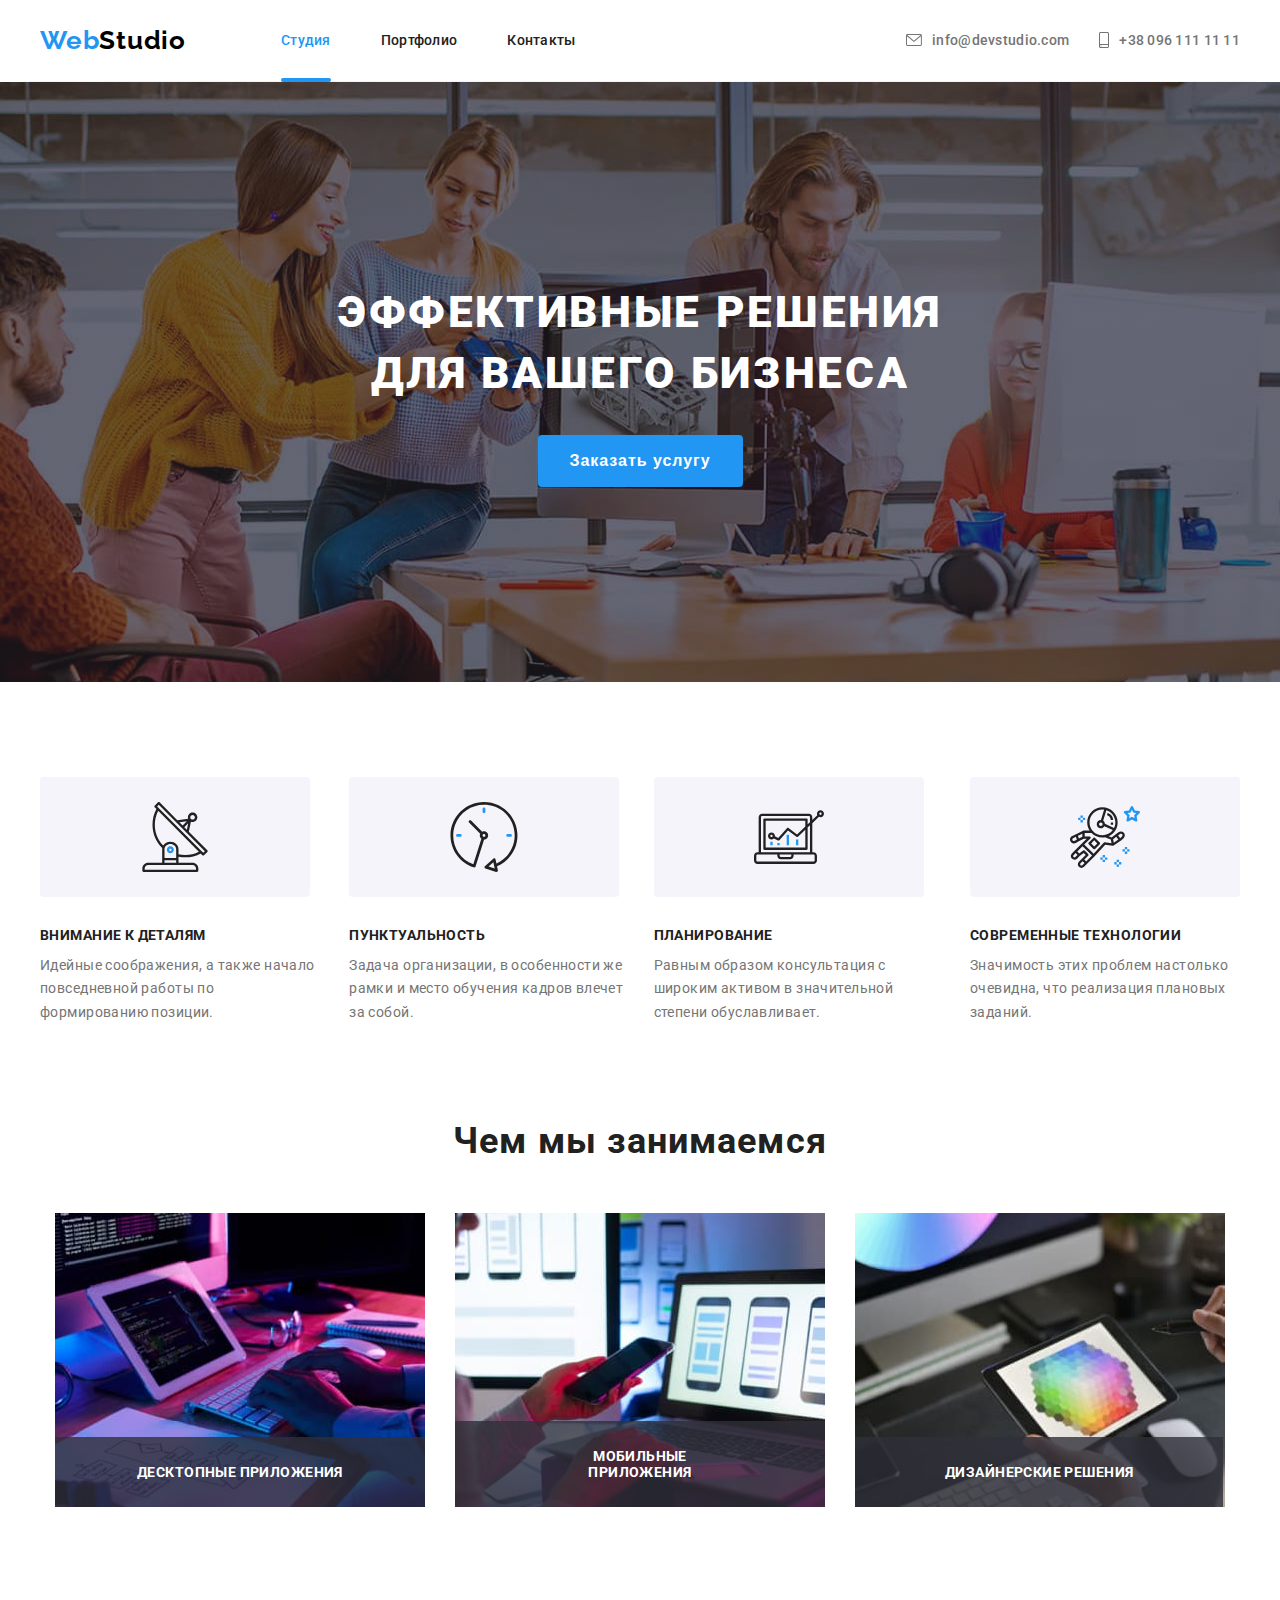
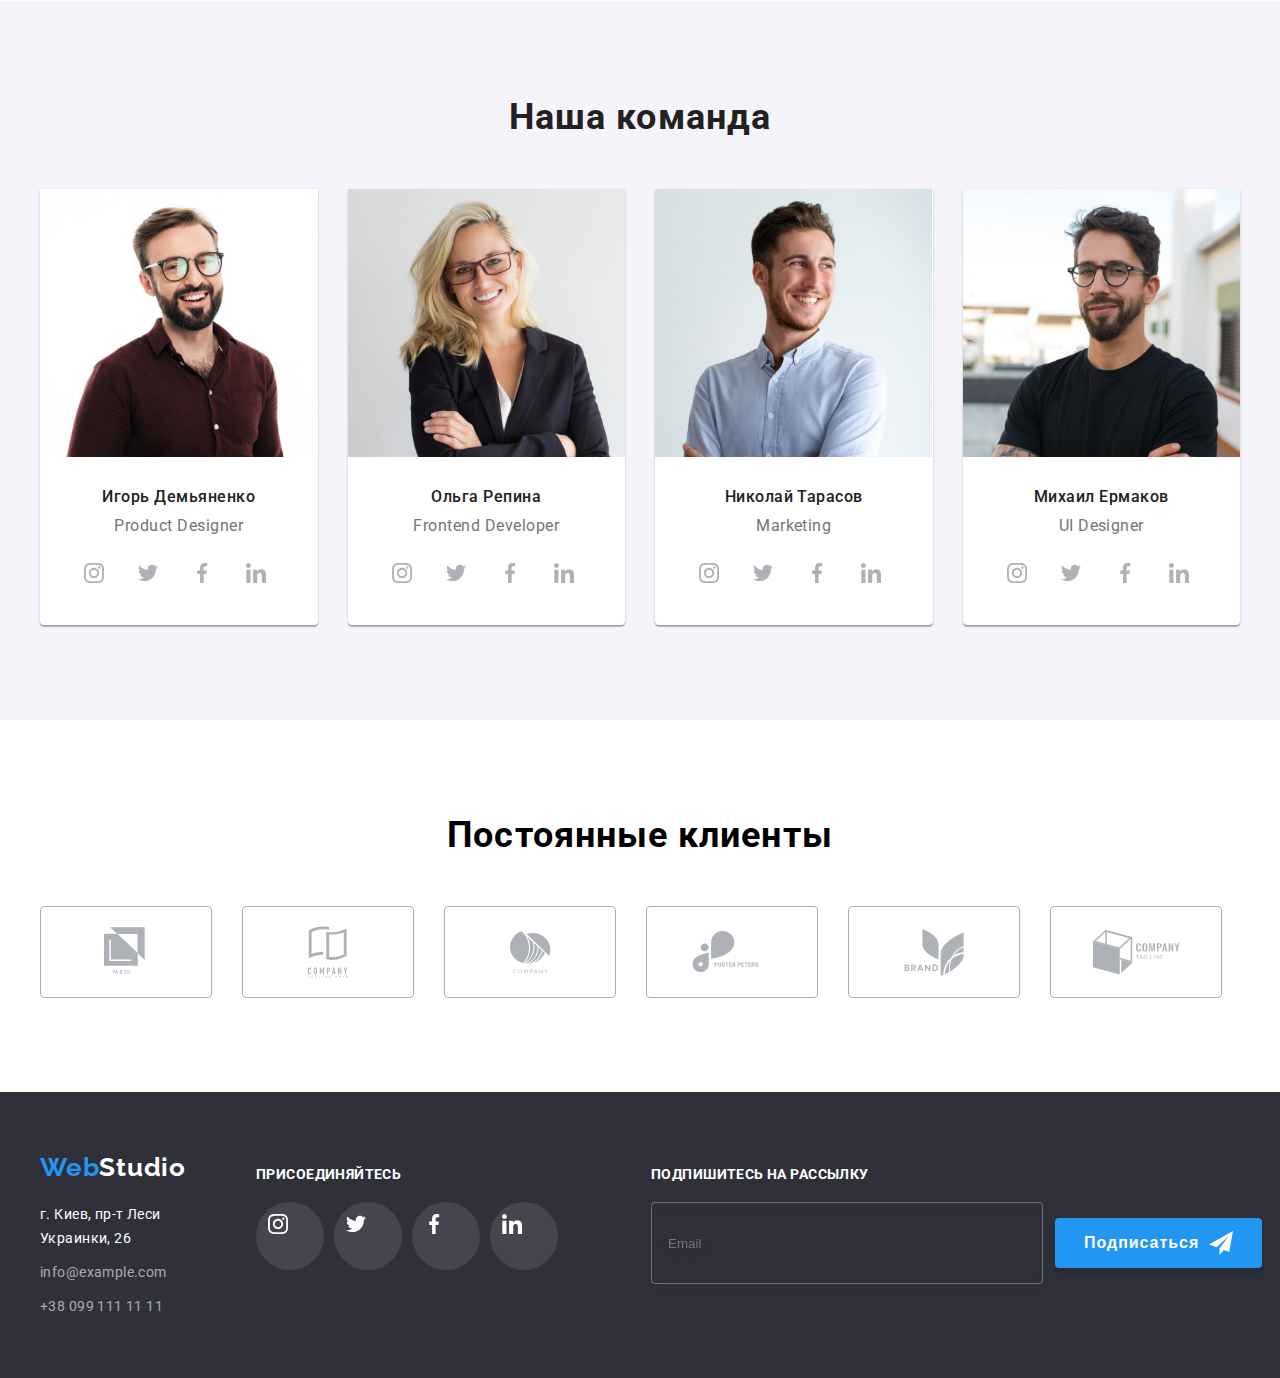
<file: index.html>
<!DOCTYPE html>
<html lang="en">
<head>
    <meta charset="UTF-8">
    <meta name="viewport" content="width=device-width, initial-scale=1.0">
    <title>WebStudio</title>
    <link rel="preconnect" href="https://fonts.gstatic.com">
    <link href="https://fonts.googleapis.com/css2?family=Raleway:wght@700&family=Roboto:wght@400;500;700;900&display=swap"
        rel="stylesheet">
    <link rel="stylesheet" href="https://cdnjs.cloudflare.com/ajax/libs/modern-normalize/1.0.0/modern-normalize.min.css"
        integrity="sha512-ISS7cAi1PEhQ8jnbJpJZMd29NlhNj4AWYyLOSp2CE/CsHxTCu+r+t0D2yoJudVrd0/8fTVPUVDzY5Tvli75u/g=="
        crossorigin="anonymous" />
    <link rel="stylesheet" href="css/main.min.css">

</head>
<body>
    <header class="page-header">
     <div class="container page-header__container">
            <nav class="nav">
            <a href="index.html" class="logo"> <span class="logo__web">Web</span><span class="logo__studio">Studio</span></a>
            <ul class="nav__list">
                <li class="nav__item"> <a href="#" class="nav__link nav__link--active">Студия</a></li>
                <li class="nav__item"> <a href="portfolio.html" class="nav__link">Портфолио</a></li>
                <li class="nav__item"> <a href="#" class="nav__link">Контакты</a></li>
            </ul>
            </nav>
            <ul class="contacts">
                <li class="contacts__item">
                        <a href="mailto:info@devstudio.com" class="contacts__link"> 
                                <svg class="contacts__icon contacts__icon--envelope ">
                                    <use href="./images/icons.svg#icon-envelope"></use>
                                </svg>
                            info@devstudio.com
                       </a>
                </li>

                <li class="contacts__item">
                    <a href="tel:+380961111111" class="contacts__link"> 
                            <svg class="contacts__icon contacts__icon--smartpnone">
                                <use href="./images/icons.svg#icon-smart"></use>
                            </svg>
                            +38 096 111 11 11 
                   </a>
                </li>
            </ul>
     </div>
    </header>
    <main>
        
        <!--Герой-->
      
        <section class="hero">
               <div class="hero__container-image">
                    <div class="hero__container">
                            <h1 class="hero__title">Эффективные решения для вашего бизнеса</h1>
                            <button type="button" class="hero__button" data-modal-open >Заказать услугу</button>
                    </div>
               </div>                  
        </section>
        
        <!--Преимущества-->
               
        <section class="privilege">
            <div class="container privilege__container">
            
                <ul class="advantages">

                    <li class="advantages__item">
                        <div class="advantages__container">
                            <svg class="advantages__svg">
                                <use href="./images/icons.svg#icon-antenna"></use>
                            </svg>
                        </div>
                        <h3 class="advantages__title">Внимание к деталям</h3>
                        <p class="advantages__text"> Идейные соображения, а также начало повседневной работы по формированию позиции.</p>
                    </li>

                    <li class="advantages__item">
                        <div class="advantages__container">
                            <svg class="advantages__svg">
                                <use href="./images/icons.svg#icon-clock"></use>
                            </svg>
                        </div>
                        <h3 class="advantages__title">Пунктуальность</h3>
                        <p class="advantages__text"> Задача организации, в особенности же рамки и место обучения кадров влечет за собой.</p>
                    </li>

                    <li class="advantages__item">
                        <div class="advantages__container">
                            <svg class="advantages__svg">
                                <use href="./images/icons.svg#icon-diagram"></use>
                            </svg>
                        </div>
                        <h3 class="advantages__title">Планирование</h3>
                        <p class="advantages__text"> Равным образом консультация с широким активом в значительной степени обуславливает.</p>
                    </li>

                    <li class="advantages__item">
                        <div class="advantages__container">
                            <svg class="advantages__svg">
                                <use href="./images/icons.svg#icon-astronaut"></use>
                            </svg>
                        </div>
                        <h3 class="advantages__title">Современные технологии</h3>
                        <p class="advantages__text"> Значимость этих проблем настолько очевидна, что реализация плановых заданий.</p>
                    </li>

                </ul>

            </div>

        </section>

        <!--Чем мы занимаемся-->
        
        <section class="works">
            <div class="container works__container">
           
                <h2 class="works__title">Чем мы занимаемся</h2>

                <!-- <div class="works__thumb"> -->

                    <ul class="works-list">

                        <li class="works-list__item"> <a href="#" class="works-list__link"> 
                            <div class="works-list__thumb">
                                <img src="images/img1.jpg" alt="Человек печатает на клавиатуре">
                                <p class="work-list__label work-list__label--first">Десктопные приложения</p>
                            </div></a> 
                        </li>

                        <li class="works-list__item"> <a href="#" class="work-link"> 
                            <div class="works-list__thumb">
                                <img src="images/img2.jpg" alt="Человек держит телефон"> 
                                <p class="work-list__label work-list__label--second">Мобильные приложения</p>
                            </div></a> 
                        </li>

                        <li class="works-list__item"> <a href="#" class="work-link">
                            <div class="works-list__thumb">
                                <img src="images/img3.jpg" alt="Человек держит планшет">
                                <p class="work-list__label work-list__label--third">Дизайнерские решения</p>
                            </div></a> 
                        </li>

                    </ul>

                <!-- </div> -->

            </div>
        
        </section>

        <!--Наша команда-->

        <section class="our-team">

            <div class="container our-team__container">
           
                <h2 class="our-team__title">Наша команда</h2>

                <ul class="team-list" >
                    
                    <li class="team-list__item "> 
                        <img src="images/igor1.jpg" alt="Дизайнер Игорь">

                        <div class="team-list__info">
                            <h3 class="team-list__name">Игорь Демьяненко</h3>

                            <p class="team-list__prof">Product Designer</p>

                            <ul class="smm">
                                <li class="smm__item">
                                    <a class="smm__link" href="#">
                                        <svg class="smm__icon">
                                            <use href="./images/icons.svg#icon-instagram"></use>
                                        </svg>
                                    </a>
                                </li> 
                                <li class="smm__item">
                                    <a class="smm__link" href="#">
                                        <svg class="smm__icon">
                                            <use href="./images/icons.svg#icon-twitter"></use>
                                        </svg>
                                    </a>
                                </li>
                                <li class="smm__item">
                                    <a class="smm__link" href="#"> 
                                        <svg class="smm__icon">
                                            <use href="./images/icons.svg#icon-facebook"></use>
                                        </svg>
                                    </a>
                                </li>
                                <li class="smm__item">
                                    <a class="smm__link" href="#"> 
                                        <svg class="smm__icon">
                                            <use href="./images/icons.svg#icon-linkedin"></use>
                                        </svg>
                                    </a>
                                </li>
                            </ul>
                        </div>
                    </li>

                    
                    <li class="team-list__item ">
                        <img src="images/olga1.jpg" alt="Разработчик Ольга">
                        <div class="team-list__info">
                            <h3  class="team-list__name">Ольга Репина</h3>
                            <p class="team-list__prof">Frontend Developer</p>

                                <ul class="smm">
                                    <li class="smm__item">
                                        <a class="smm__link" href="#">
                                            <svg class="smm__icon">
                                                <use href="./images/icons.svg#icon-instagram"></use>
                                            </svg>
                                        </a>
                                    </li>
                                    <li class="smm__item">
                                        <a class="smm__link" href="#">
                                            <svg class="smm__icon">
                                                <use href="./images/icons.svg#icon-twitter"></use>
                                            </svg>
                                        </a>
                                    </li>
                                    <li class="smm__item">
                                        <a class="smm__link" href="#">
                                            <svg class="smm__icon">
                                                <use href="./images/icons.svg#icon-facebook"></use>
                                            </svg>
                                        </a>
                                    </li>
                                    <li class="smm__item">
                                        <a class="smm__link" href="#">
                                            <svg class="smm__icon">
                                                <use href="./images/icons.svg#icon-linkedin"></use>
                                            </svg>
                                        </a>
                                    </li>
                                </ul>
                        </div>
                    </li>
                    
                    <li class="team-list__item ">
                        <img src="images/nikolay1.jpg" alt="Маркетолог Николай">

                        <div class="team-list__info">

                            <h3  class="team-list__name">Николай Тарасов</h3>
                            <p class="team-list__prof">Marketing</p>

                            <ul class="smm">
                                <li class="smm__item">
                                    <a class="smm__link" href="#">
                                        <svg class="smm__icon">
                                            <use href="./images/icons.svg#icon-instagram"></use>
                                        </svg>
                                    </a>
                                </li>
                                <li class="smm__item">
                                    <a class="smm__link" href="#">
                                        <svg class="smm__icon">
                                            <use href="./images/icons.svg#icon-twitter"></use>
                                        </svg>
                                    </a>
                                </li>
                                <li class="smm__item">
                                    <a class="smm__link" href="#">
                                        <svg class="smm__icon">
                                            <use href="./images/icons.svg#icon-facebook"></use>
                                        </svg>
                                    </a>
                                </li>
                                <li class="smm__item">
                                    <a class="smm__link" href="#">
                                        <svg class="smm__icon">
                                            <use href="./images/icons.svg#icon-linkedin"></use>
                                        </svg>
                                    </a>
                                </li>
                            </ul>
                        </div>
                    </li>

                    <li class="team-list__item ">
                        <img src="images/mikhail1.jpg" alt="Дизайнер Михаил">

                        <div class="team-list__info">
                            <h3  class="team-list__name">Михаил Ермаков</h3>
                            <p class="team-list__prof">UI Designer</p>

                            <ul class="smm">
                                <li class="smm__item">
                                    <a class="smm__link" href="#">
                                        <svg class="smm__icon">
                                            <use href="./images/icons.svg#icon-instagram"></use>
                                        </svg>
                                    </a>
                                </li>
                                <li class="smm__item">
                                    <a class="smm__link" href="#">
                                        <svg class="smm__icon">
                                            <use href="./images/icons.svg#icon-twitter"></use>
                                        </svg>
                                    </a>
                                </li>
                                <li class="smm__item">
                                    <a class="smm__link" href="#">
                                        <svg class="smm__icon">
                                            <use href="./images/icons.svg#icon-facebook"></use>
                                        </svg>
                                    </a>
                                </li>
                                <li class="smm__item">
                                    <a class="smm__link" href="#">
                                        <svg class="smm__icon">
                                            <use href="./images/icons.svg#icon-linkedin"></use>
                                        </svg>
                                    </a>
                                </li>
                            </ul>
                        </div>
                    </li>
                
                </ul>
            </div>

        </section>

        <section class="clients">

            <!-- Постоянные клиенты -->

            <div class="container clients__container">

                <h2 class="clients__title">Постоянные клиенты</h2>

                <ul class="client-list">
                    <li class="client-list__item"  >
                        <a class="client-list__link" href="#"> 
                            <svg class="clients-list__icon" width="45" height="50">
                                <use href="./images/icons.svg#icon-logo-first"></use>
                            </svg>
                        </a>
                    </li>
                    <li class="client-list__item">
                        <a class="client-list__link" href="#">
                            <svg class="clients-list__icon" width="40" height="52">
                                <use href="./images/icons.svg#icon-logo-second"></use>
                            </svg>
                        </a>
                    </li>
                    <li class="client-list__item">
                        <a class="client-list__link" href="#">
                            <svg class="clients-list__icon" width="41" height="43">
                                <use href="./images/icons.svg#icon-logo-three"></use>
                            </svg>
                        </a>
                    </li>
                    <li class="client-list__item">
                        <a class="client-list__link" href="#">
                            <svg class="clients-list__icon" width="80" height="42">
                                <use href="./images/icons.svg#icon-logo-four"></use>
                            </svg>
                        </a>
                    </li>
                    <li class="client-list__item">
                        <a class="client-list__link" href="#">
                            <svg class="clients-list__icon" width="60" height="47">
                                <use href="./images/icons.svg#icon-logo-five"></use>
                            </svg>
                        </a>
                    </li>
                    <li class="client-list__item">
                        <a class="client-list__link" href="#">
                            <svg class="clients-list__icon" width="89" height="45">
                                <use href="./images/icons.svg#icon-logo-six"></use>
                             </svg>
                        </a>
                    </li>
                </ul>

            </div>
 

        </section>
       
    </main>

    <footer class="footer">

        <div class="container footer__container">

            <div class="footer__wrapper">

                <a href="index.html" class="logo-footer"> <span class="logo-footer__web">Web</span><span class="logo-footer__studio">Studio</span></a>
                
                <address class="address"> 
                    
                   <span class="address__text"> г. Киев, пр-т Леси Украинки, 26 </span>
                
                    <ul class="address-list">

                        <li class="address__item"> <a href="mailto:info@example.com" class="address__link">info@example.com</a> </li>

                        <li class="address__item"> <a href="tel:+380991111111" class="address__link">+38 099 111 11 11</a> </li>
                    
                    </ul>

                </address>

            </div>


               <div class="join-container"> 
               
                    <p class="join-container__title">ПРИСОЕДИНЯЙТЕСЬ</p>

                    <ul class="join-list">
                        <li class="join-list__item"><a class="join-list__link" href="#">
                            <svg class="join-list__icon">
                                <use href="./images/icons.svg#icon-instagram"></use>
                            </svg>
                        </a></li>
                    <li class="join-list__item"><a class="join-list__link" href="#">
                            <svg class="join-list__icon">
                                <use href="./images/icons.svg#icon-twit-foot"></use>
                            </svg>
                        </a></li>
                        <li class="join-list__item"><a class="join-list__link" href="#">
                                <svg class="join-list__icon">
                                <use href="./images/icons.svg#icon-face-foot"></use>
                            </svg>
                        </a></li>
                        <li class="join-list__item"><a class="join-list__link" href="#">
                                <svg class="join-list__icon">
                                <use href="./images/icons.svg#icon-link-foot"></use>
                            </svg>
                        </a></li>
                    </ul>

                </div>

                <div class="sign-up-container">

                    <p class="sign-up-container__text">Подпишитесь на рассылку</p>

                    <form class="form-telegram" name="form-telegram" autocomplete="on" novalidate>
                        <label for="telegram-email"></label>
                            <input class="form-telegram__input" type="email" name="email-telegram" id="telegram-email" placeholder="Email">

                        <button class="form-telegram__btn" type="submit">Подписаться
                            <svg class="form-telegram__icon">
                                <use href="./images/icons.svg#icon-telegram-send"></use>
                            </svg>
                        </button>

                    </form>
                    

                </div>

        </div>
    </footer>
    <div class="backdrop is-hidden" data-modal>
        <div class="modal">
            <button class="modal__btn" data-modal-close> 
                <svg class="modal__icon">
                    <use href="./images/icons.svg#icon-close-icon"></use>
                </svg>
            </button>

            <form class="modal-form">

                <p class="modal-form__title">Оставьте свои данные, мы вам перезвоним</p>

                <div class="modal-form__container">

                    <label class="modal-form__label" for="user-name">Имя</label>

                      <div class="modal-form__wrapper">

                            <input class="modal-form__input" type="text" name="name" id="user-name">
                            <svg width="18" height="18" class="modal-form__icon">
                                <use href="./images/icons.svg#icon-person-black" ></use>
                            </svg>

                      </div>

                </div>

                <div class="modal-form__container">

                    <label class="modal-form__label" for="user-tel">Телефон</label>

                    <div class="modal-form__wrapper">

                        <input class="modal-form__input" type="tel" name="tel" id="user-tel">
                        <svg width="18" height="18" class="modal-form__icon">
                            <use href="./images/icons.svg#icon-phone-black"></use>
                        </svg>

                    </div>

                </div>

                <div class="modal-form__container">

                    <label class="modal-form__label" for="user-email">Почта</label>

                    <div class="modal-form__wrapper">

                        <input class="modal-form__input" type="email" name="email" id="user-email">
                        <svg width="18" height="18" class="modal-form__icon">
                            <use href="./images/icons.svg#icon-email-black"></use>
                        </svg>

                    </div>

                </div>

                <div class="modal-form__container modal-form__container--area">
                    <label class="modal-form__label" for="comment">Комментарий</label>

                    <textarea class="modal-form__comment" name="comment" id="comment" rows="6" placeholder="Введите текст"></textarea>
                </div>

                <div class="checkbox">
                    
                    <label class="checkbox__label" for="checkbox">
                    
                        <input class="checkbox__input" type="checkbox" name="checkbox" id="checkbox">

                        <span class="checkbox__icon"></span>

                        Соглашаюсь с рассылкой и принимаю

                    </label>

                    <a class="checkbox__link" href="#">Условия договора</a>                

                </div>

                <button class="modal-form__submit" type="submit">Отправить</button>

            </form>
        </div>
    </div>

    <script src="./js/modal.js"></script>

</body>
</html>
</file>
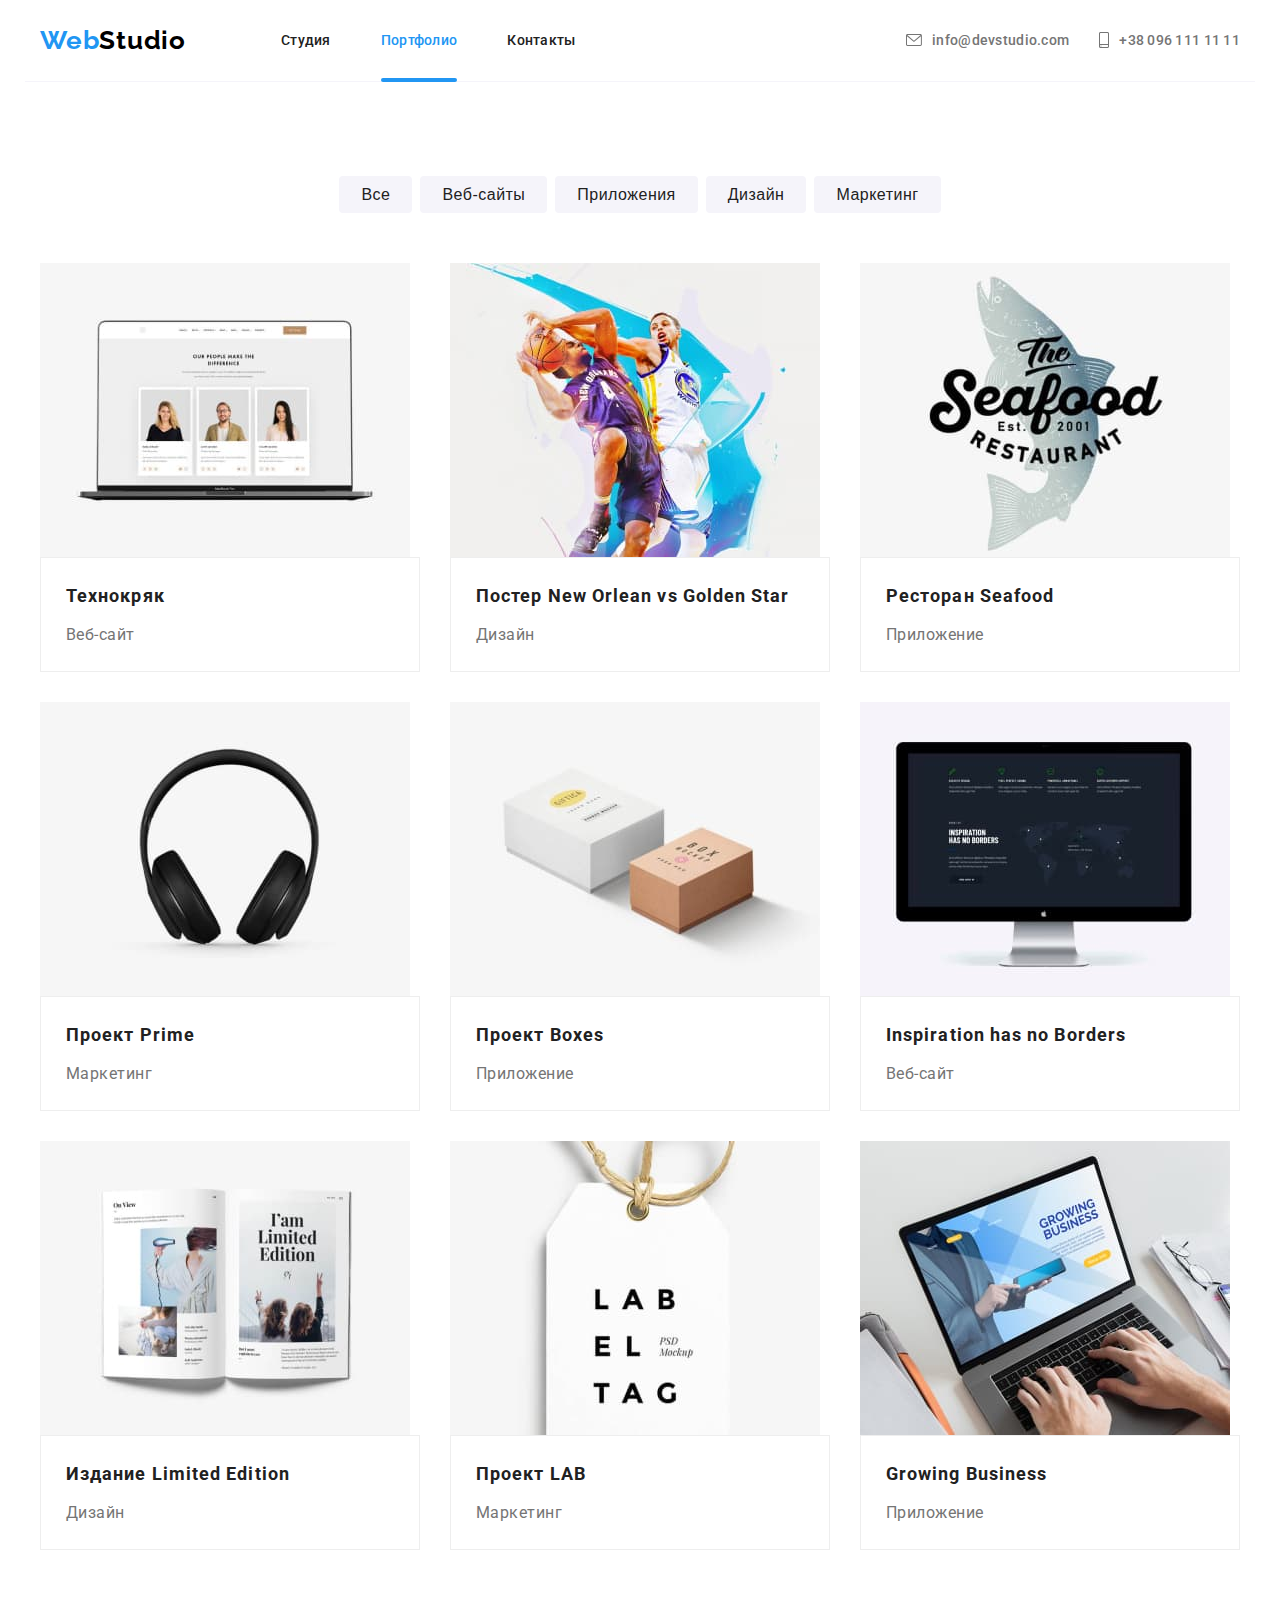
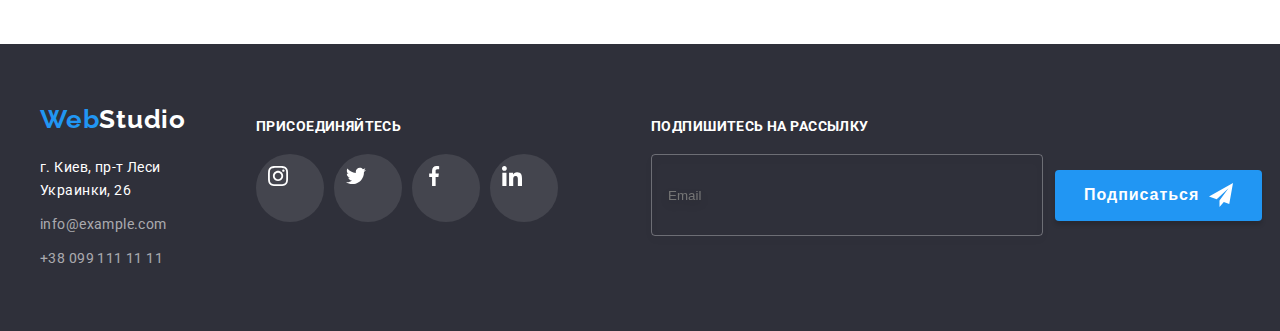
<file: portfolio.html>
<!DOCTYPE html>
<html lang="en">
<head>
    <meta charset="UTF-8">
    <meta name="viewport" content="width=device-width, initial-scale=1.0">
    <title>Portfolio</title>
    <link rel="preconnect" href="https://fonts.gstatic.com">
    <link href="https://fonts.googleapis.com/css2?family=Raleway:wght@700&family=Roboto:wght@400;500;700;900&display=swap"
        rel="stylesheet">
    <link rel="stylesheet" href="https://cdnjs.cloudflare.com/ajax/libs/modern-normalize/1.0.0/modern-normalize.min.css"
        integrity="sha512-ISS7cAi1PEhQ8jnbJpJZMd29NlhNj4AWYyLOSp2CE/CsHxTCu+r+t0D2yoJudVrd0/8fTVPUVDzY5Tvli75u/g=="
        crossorigin="anonymous" />
    <link rel="stylesheet" href="css/main.min.css">
</head>
<body>
    <header class="page-header">
        <div class="container page-header__container">
            <nav class="nav">
            <a href="index.html" class="logo"> <span class="logo__web">Web</span><span class="logo__studio">Studio</span></a>
                <ul class="nav__list">
                    <li class="nav__item"> <a href="index.html" class="nav__link">Студия</a></li>
                    <li class="nav__item"> <a href="#" class="nav__link nav__link--active">Портфолио</a></li>
                    <li class="nav__item"> <a href="#" class="nav__link">Контакты</a></li>
                </ul>
            </nav>
            <ul class="contacts">
                <li class="contacts__item">
                    <a href="mailto:info@devstudio.com" class="contacts__link">
                        <svg class="contacts__icon contacts__icon--envelope ">
                            <use href="./images/icons.svg#icon-envelope"></use>
                        </svg>
                        info@devstudio.com
                    </a>
                </li>
            
                <li class="contacts__item">
                    <a href="tel:+380961111111" class="contacts__link">
                        <svg class="contacts__icon contacts__icon--smartpnone">
                            <use href="./images/icons.svg#icon-smart"></use>
                        </svg>
                        +38 096 111 11 11
                    </a>
                </li>
            </ul>
        </div>
    </header>
    <main>
       <!-- Портфолио -->
        
       <section class="portfolio">
           <div class="container portfolio__container">

                <h1 class="portfolio__visually-hidden">Виды работ</h1>

                <ul class="btn-list">

                    <li class="btn-list__item"> <button type="button" class="btn-list__variant">Все</button></li>

                    <li class="btn-list__item"> <button type="button" class="btn-list__variant">Веб-сайты</button></li>

                    <li class="btn-list__item"> <button type="button" class="btn-list__variant">Приложения</button></li>

                    <li class="btn-list__item"> <button type="button" class="btn-list__variant">Дизайн</button></li>

                    <li class="btn-list__item"> <button type="button" class="btn-list__variant">Маркетинг</button></li>

                </ul>
                
                <ul class="example-list">

                    <li class="example-list__item">
                        <a href="#" class="example-list__card">
                            <div class="example-list__thumb">
                                <img src="images/portfolio1.jpg" alt="Ноутбук">
                                <div class="example-list__overlay">
                                     <p class="example-list__text">Технокряк это современная площадка распространения коронавируса. Компании используют эту платформу для цифрового
                                    шпионажа и атак на защищённые сервера конкурентов.</p>
                                </div>
                            </div>
                           <div class="example-list__content">
                                <h2 class="example-list__title">Технокряк</h2>
                                <p class="example-list__kinds">Веб-сайт</p>
                           </div>
                        </a>
                    </li>

                    <li class="example-list__item">
                        <a href="#" class="example-list__card">
                            <div class="example-list__thumb">
                                <img src="images/portfolio2.jpg" alt="Ноутбук">
                                <div class="example-list__overlay">
                                    <p class="example-list__text">Технокряк это современная площадка распространения коронавируса. Компании
                                        используют эту платформу для цифрового
                                        шпионажа и атак на защищённые сервера конкурентов.</p>
                                </div>
                            </div>
                            <div class="example-list__content">
                                <h2 class="example-list__title">Постер New Orlean vs Golden Star</h2>
                                <p class="example-list__kinds">Дизайн</p>
                            </div>
                        </a>
                    </li>

                    <li class="example-list__item">
                        <a href="#" class="example-list__card">
                            <div class="example-list__thumb">
                                <img src="images/portfolio3.jpg" alt="Ноутбук">
                                <div class="example-list__overlay">
                                    <p class="example-list__text">Технокряк это современная площадка распространения коронавируса. Компании
                                        используют эту платформу для цифрового
                                        шпионажа и атак на защищённые сервера конкурентов.</p>
                                </div>
                            </div>
                            <div class="example-list__content">
                                <h2 class="example-list__title">Ресторан Seafood</h2>
                                <p class="example-list__kinds">Приложение</p>
                            </div>
                        </a>
                    </li>

                    <li class="example-list__item">
                        <a href="#" class="example-list__card">
                            <div class="example-list__thumb">
                                <img src="images/portfolio4.jpg" alt="Ноутбук">
                                <div class="example-list__overlay">
                                    <p class="example-list__text">Технокряк это современная площадка распространения коронавируса. Компании
                                        используют эту платформу для цифрового
                                        шпионажа и атак на защищённые сервера конкурентов.</p>
                                </div>
                            </div>
                            <div class="example-list__content">
                                <h2 class="example-list__title">Проект Prime</h2>
                                <p class="example-list__kinds">Маркетинг</p>
                            </div>
                        </a>
                    </li>

                    <li class="example-list__item">
                        <a href="#" class="example-list__card">
                            <div class="example-list__thumb">
                                <img src="images/portfolio5.jpg" alt="Ноутбук">
                                <div class="example-list__overlay">
                                    <p class="example-list__text">Технокряк это современная площадка распространения коронавируса. Компании
                                        используют эту платформу для цифрового
                                        шпионажа и атак на защищённые сервера конкурентов.</p>
                                </div>
                            </div>
                            <div class="example-list__content">
                                <h2 class="example-list__title">Проект Boxes</h2>
                                <p class="example-list__kinds">Приложение</p>
                            </div>
                        </a>
                    </li>

                    <li class="example-list__item">
                        <a href="#" class="example-list__card">
                            <div class="example-list__thumb">
                                <img src="images/portfolio6.jpg" alt="Ноутбук">
                                <div class="example-list__overlay">
                                    <p class="example-list__text">Технокряк это современная площадка распространения коронавируса. Компании
                                        используют эту платформу для цифрового
                                        шпионажа и атак на защищённые сервера конкурентов.</p>
                                </div>
                            </div>
                            <div class="example-list__content">
                                <h2 class="example-list__title">Inspiration has no Borders</h2>
                                <p class="example-list__kinds">Веб-сайт</p>
                            </div>
                        </a>
                    </li>

                    <li class="example-list__item">
                        <a href="#" class="example-list__card">
                            <div class="example-list__thumb">
                                <img src="images/portfolio7.jpg" alt="Ноутбук">
                                <div class="example-list__overlay">
                                    <p class="example-list__text">Технокряк это современная площадка распространения коронавируса. Компании
                                        используют эту платформу для цифрового
                                        шпионажа и атак на защищённые сервера конкурентов.</p>
                                </div>
                            </div>
                            <div class="example-list__content">
                                <h2 class="example-list__title">Издание Limited Edition</h2>
                                <p class="example-list__kinds">Дизайн</p>
                            </div>
                        </a>
                    </li>

                    <li class="example-list__item">
                        <a href="#" class="example-list__card">
                            <div class="example-list__thumb">
                                <img src="images/portfolio8.jpg" alt="Ноутбук">
                                <div class="example-list__overlay">
                                    <p class="example-list__text">Технокряк это современная площадка распространения коронавируса. Компании
                                        используют эту платформу для цифрового
                                        шпионажа и атак на защищённые сервера конкурентов.</p>
                                </div>
                            </div>
                            <div class="example-list__content">
                                <h2 class="example-list__title">Проект LAB</h2>
                                <p class="example-list__kinds">Маркетинг</p>
                            </div>
                        </a>
                    </li>

                    <li class="example-list__item">
                        <a href="#" class="example-list__card">
                            <div class="example-list__thumb">
                                <img src="images/portfolio9.jpg" alt="Ноутбук">
                                <div class="example-list__overlay">
                                    <p class="example-list__text">Технокряк это современная площадка распространения коронавируса. Компании
                                        используют эту платформу для цифрового
                                        шпионажа и атак на защищённые сервера конкурентов.</p>
                                </div>
                            </div>
                            <div class="example-list__content">
                                <h2 class="example-list__title">Growing Business</h2>
                                <p class="example-list__kinds">Приложение</p>
                            </div>
                        </a>
                    </li>
                </ul>
                </div>
        </section>
        </main>
        <footer class="footer">
        
            <div class="container footer__container">
            
                <div class="footer__wrapper">
            
                    <a href="index.html" class="logo-footer"> <span class="logo-footer__web">Web</span><span
                            class="logo-footer__studio">Studio</span></a>
            
                    <address class="address">
            
                        <span class="address__text"> г. Киев, пр-т Леси Украинки, 26 </span>
            
                        <ul class="address-list">
            
                            <li class="address__item"> <a href="mailto:info@example.com" class="address__link">info@example.com</a>
                            </li>
            
                            <li class="address__item"> <a href="tel:+380991111111" class="address__link">+38 099 111 11 11</a> </li>
            
                        </ul>
            
                    </address>
            
                </div>
        
        
                <div class="join-container">
        
                    <p class="join-container__title">ПРИСОЕДИНЯЙТЕСЬ</p>
        
                    <ul class="join-list">
                        <li class="join-list__item"><a class="join-list__link" href="#">
                                <svg class="join-list__icon">
                                    <use href="./images/icons.svg#icon-instagram"></use>
                                </svg>
                            </a></li>
                        <li class="join-list__item"><a class="join-list__link" href="#">
                                <svg class="join-list__icon">
                                    <use href="./images/icons.svg#icon-twit-foot"></use>
                                </svg>
                            </a></li>
                        <li class="join-list__item"><a class="join-list__link" href="#">
                                <svg class="join-list__icon">
                                    <use href="./images/icons.svg#icon-face-foot"></use>
                                </svg>
                            </a></li>
                        <li class="join-list__item"><a class="join-list__link" href="#">
                                <svg class="join-list__icon">
                                    <use href="./images/icons.svg#icon-link-foot"></use>
                                </svg>
                            </a></li>
                    </ul>
        
                </div>
        
                <div class="sign-up-container">
        
                    <p class="sign-up-container__text">Подпишитесь на рассылку</p>
        
                    <form class="form-telegram" name="form-telegram" autocomplete="on" novalidate>
                        <label for="telegram-email"></label>
                        <input class="form-telegram__input" type="email" name="email-telegram" id="telegram-email"
                            placeholder="Email">
        
                        <button class="form-telegram__btn" type="submit">Подписаться
                            <svg class="form-telegram__icon">
                                <use href="./images/icons.svg#icon-telegram-send"></use>
                            </svg>
                        </button>
        
                    </form>
        
        
                </div>
        
            </div>
        </footer>
    
</body>
</html>
</file>
<file: css/main.min.css>
:root{--white-text: rgba(255, 255, 255, 1);--black-text: rgba(33, 33, 33, 1);--grey-text: rgba(117, 117, 117, 1);--footer: rgba(255, 255, 255, 0.6);--bordergram: rgba(255, 255, 255, 0.3);--white: #ffffff;--dark-grey: #2f303a;--light-grey: #f5f4fa;--blue: #2196f3;--icons: #afb1b8;--card-shadow: 0px 2px 1px -1px rgba(0, 0, 0, 0.2),
    0px 1px 1px 0px rgba(0, 0, 0, 0.14), 0px 1px 3px 0px rgba(0, 0, 0, 0.12);--card-people: 0px 1px 3px rgba(0, 0, 0, 0.12),
    0px 1px 1px rgba(0, 0, 0, 0.14), 0px 2px 1px rgba(0, 0, 0, 0.2);--linear-hero: rgba(47, 48, 58, 0.4);--linear-works: rgba(47, 48, 58, 0.8);--overlay-blue: rgba(33, 150, 243, 0.9);--background-modal: rgba(0, 0, 0, 0.2);--border-form: rgba(33, 33, 33, 0.2);--placeholder-form: rgba(117, 117, 117, 0.5);--cubik-normal: cubic-bezier(0.4, 0, 0.2, 1);--time: 250ms}body{font-family:'Roboto', sans-serif;margin:0}*{list-style-type:none}img{display:block;max-width:100%;height:auto}ul{margin:0;padding:0}header{background-color:var(--white)}h1,h2{margin-top:0;margin-bottom:0}.container{width:1200px;margin-left:auto;margin-right:auto;padding-left:15px;padding-right:15px;padding-top:0;padding-bottom:0}.page-header__container{border-bottom:1px solid var(--light-grey)}.page-header__container,.nav{display:-webkit-box;display:-ms-flexbox;display:flex;-webkit-box-align:center;-ms-flex-align:center;align-items:center}.logo{display:block;text-decoration:none}.logo__web,.logo__studio{font-family:'Raleway', sans-serif;font-weight:bold;font-size:26px;line-height:1.2;letter-spacing:0.03em}.logo__web{color:var(--blue)}.logo__studio{color:#000000}.nav__list{display:-webkit-box;display:-ms-flexbox;display:flex;margin-top:0;margin-bottom:0;margin-left:95px;padding-left:0}.nav__item{margin-right:50px}.nav__item:last-child{margin-right:0}.nav__link{position:relative;display:block;padding-top:32px;padding-bottom:32px;-webkit-transition-property:color;transition-property:color;-webkit-transition-duration:var(--time);transition-duration:var(--time);-webkit-transition-timing-function:var(--cubik-normal);transition-timing-function:var(--cubik-normal);text-decoration:none;font-weight:500;font-size:14px;line-height:1.2;letter-spacing:0.02em;color:var(--black-text)}.nav__link:hover,.nav__link:focus{color:var(--blue)}.nav__link--active::after{content:'';position:absolute;left:0;bottom:-1px;border-radius:2px;display:block;width:100%;height:4px;background-color:var(--blue);opacity:1}.nav__link--active{color:var(--blue)}.contacts{display:-webkit-box;display:-ms-flexbox;display:flex;margin-top:0;margin-bottom:0;margin-left:auto;padding-left:0}.contacts__item+.contacts__item{margin-left:30px}.contacts__link{display:-webkit-box;display:-ms-flexbox;display:flex;-webkit-box-align:center;-ms-flex-align:center;align-items:center;font-weight:500;font-size:14px;line-height:1.2;letter-spacing:0.02em;text-decoration:none;color:var(--grey-text);-webkit-transition-property:color;transition-property:color;-webkit-transition-duration:var(--time);transition-duration:var(--time);-webkit-transition-timing-function:var(--cubik-normal);transition-timing-function:var(--cubik-normal)}.contacts__link:hover,.contacts__link:focus{color:var(--blue)}.contacts__icon--envelope{width:16px;height:12px;margin-right:10px;fill:currentColor}.contacts__icon--smartpnone{width:10px;height:16px;margin-right:10px;fill:currentColor}.hero__container{width:1200px;padding:200px 15px;margin-left:auto;margin-right:auto;text-align:center}.hero__container-image{max-width:1600px;height:600px;margin-left:auto;margin-right:auto;background-image:-webkit-gradient(linear, left top, right top, from(var(--linear-hero)), to(var(--linear-hero))),url(../images/hero-image.jpg);background-image:linear-gradient(to right, var(--linear-hero), var(--linear-hero)),url(../images/hero-image.jpg);background-size:cover;background-position:center;background-repeat:no-repeat}.hero__title{width:700px;margin:0 auto 30px;font-weight:900;font-size:44px;line-height:1.4;letter-spacing:0.06em;text-transform:uppercase;color:var(--white-text)}.hero__button{border-radius:4px;padding:10px 32px;border:0;outline:none;cursor:pointer;background-color:var(--blue);font-weight:bold;font-size:16px;line-height:2;letter-spacing:0.06em;color:var(--white-text)}.privilege__container{padding-top:95px;padding-bottom:95px}.advantages{display:-webkit-box;display:-ms-flexbox;display:flex;margin-top:0;margin-bottom:0;padding-left:0}.advantages__item{margin-right:30px}.advantages__item:last-child{margin-right:0}.advantages__container{display:-webkit-box;display:-ms-flexbox;display:flex;width:270px;height:120px;margin-bottom:30px;background-color:var(--light-grey);border-radius:4px;-webkit-box-pack:center;-ms-flex-pack:center;justify-content:center;-webkit-box-align:center;-ms-flex-align:center;align-items:center}.advantages__svg{width:70px;height:70px}.advantages__title{margin-top:0;margin-bottom:10px;font-weight:bold;font-size:14px;line-height:1.2;letter-spacing:0.03em;text-transform:uppercase;color:var(--black-text)}.advantages__text{margin:0;font-weight:normal;font-size:14px;line-height:1.7;letter-spacing:0.03em;color:var(--grey-text)}.advantages__text:last-child{margin-right:0}.works__container{padding-bottom:94px}.works__title{margin-bottom:50px;font-weight:bold;font-size:36px;line-height:1.2;text-align:center;letter-spacing:0.03em;color:var(--black-text)}.works-list__thumb{position:relative}.works-list{display:-webkit-box;display:-ms-flexbox;display:flex;-webkit-box-pack:center;-ms-flex-pack:center;justify-content:center;margin-bottom:0;margin-top:0;padding-left:0}.works-list__item{margin-right:30px;padding:0}.works-list__item:last-child{margin-right:0}.work-list__label{position:absolute;margin:0;bottom:0;z-index:2;font-weight:700;font-size:14px;line-height:1.15;text-align:center;letter-spacing:0.03em;text-transform:uppercase;color:var(--white);background-color:var(--linear-works)}.work-list__label--first{padding:27px 82px}.work-list__label--second{padding:27px 85px}.work-list__label--third{padding:27px 90px}.our-team{background-color:var(--light-grey)}.our-team__container{padding-bottom:95px;padding-top:95px}.our-team__title{margin-bottom:50px;font-weight:bold;font-size:36px;line-height:1.2;text-align:center;letter-spacing:0.03em;color:var(--black-text)}.team-list{display:-webkit-box;display:-ms-flexbox;display:flex;-webkit-box-pack:justify;-ms-flex-pack:justify;justify-content:space-between;padding-left:0;margin-top:0;margin-bottom:0}.team-list__item{margin-right:30px;-webkit-box-shadow:var(--card-people);box-shadow:var(--card-people);border-radius:0px 0px 4px 4px;background-color:var(--white)}.team-list__item:last-child{margin-right:0px}.team-list__info{padding:30px 32px}.team-list__name{margin-top:0;margin-bottom:10px;font-weight:500;text-align:center;font-size:16px;line-height:1.2;letter-spacing:0.03em;color:var(--black-text)}.team-list__prof{margin-top:0;margin-bottom:16px;font-weight:normal;text-align:center;font-size:16px;line-height:1.2;letter-spacing:0.03em;color:var(--grey-text)}.smm{display:-webkit-box;display:-ms-flexbox;display:flex}.smm__item{display:-webkit-box;display:-ms-flexbox;display:flex;margin-right:10px}.smm__item:last-child{margin-right:0}.smm__link{display:-webkit-box;display:-ms-flexbox;display:flex;background-color:var(--white);color:var(--icons);width:44px;height:44px;border-radius:50%;-webkit-box-pack:center;-ms-flex-pack:center;justify-content:center;-webkit-box-align:center;-ms-flex-align:center;align-items:center;-webkit-transition-property:background-color, color;transition-property:background-color, color;-webkit-transition-duration:var(--time);transition-duration:var(--time);-webkit-transition-timing-function:var(--cubik-normal);transition-timing-function:var(--cubik-normal)}.smm__link:hover,.smm__link:focus{background-color:var(--blue);color:var(--white)}.smm__icon{fill:currentColor;width:20px;height:20px}.clients__container{padding-top:94px;padding-bottom:94px}.clients__title{font-weight:bold;font-size:36px;line-height:1.17;text-align:center;letter-spacing:0.03em;margin-bottom:50px}.client-list{display:-webkit-box;display:-ms-flexbox;display:flex}.client-list__item{display:-webkit-box;display:-ms-flexbox;display:flex;margin-right:30px}.client-list__item:last-child{margin-right:0}.client-list__link{display:-webkit-box;display:-ms-flexbox;display:flex;width:170px;height:90px;color:var(--icons);border:1px solid var(--icons);border-radius:4px;-webkit-box-pack:center;-ms-flex-pack:center;justify-content:center;-webkit-box-align:center;-ms-flex-align:center;align-items:center;-webkit-transition-property:border, color;transition-property:border, color;-webkit-transition-duration:var(--time);transition-duration:var(--time);-webkit-transition-timing-function:var(--cubik-normal);transition-timing-function:var(--cubik-normal)}.client-list__link:hover,.client-list__link:focus{color:var(--blue);border:1px solid var(--blue)}.clients-list__icon{fill:currentColor}.logo-footer{display:block;margin-bottom:20px;text-decoration:none}.logo-footer__web{font-family:'Raleway', sans-serif;font-weight:bold;font-size:26px;line-height:1.2;letter-spacing:0.03em;color:var(--blue)}.logo-footer__studio{font-family:'Raleway', sans-serif;font-weight:bold;font-size:26px;line-height:1.2;letter-spacing:0.03em;color:var(--white-text)}.footer{display:-webkit-box;display:-ms-flexbox;display:flex;background-color:var(--dark-grey)}.footer__container{display:-webkit-box;display:-ms-flexbox;display:flex;padding-top:60px;padding-bottom:60px}.address__text{display:block;font-style:normal;font-weight:normal;font-size:14px;line-height:1.7;letter-spacing:0.03em;color:var(--white-text)}.address-list{display:block;padding-left:0}.address__item:first-child{margin-top:10px;margin-bottom:10px}.address__link{display:inline-block;margin-bottom:0;font-style:normal;font-size:14px;line-height:1.7;letter-spacing:0.03em;text-decoration:none;color:var(--footer);-webkit-transition-property:color;transition-property:color;-webkit-transition-duration:var(--time);transition-duration:var(--time);-webkit-transition-timing-function:var(--cubik-normal);transition-timing-function:var(--cubik-normal)}.address__link:hover,.address__link:focus{color:var(--blue)}.join-container{margin-left:70px}.join-container__title{display:block;-webkit-box-align:baseline;-ms-flex-align:baseline;align-items:baseline;margin-bottom:20px;font-style:normal;font-weight:bold;font-size:14px;line-height:1.15;letter-spacing:0.03em;text-transform:uppercase;color:var(--white-text)}.join-list{display:-webkit-box;display:-ms-flexbox;display:flex}.join-list__item{display:-webkit-box;display:-ms-flexbox;display:flex;margin-right:10px}.join-list__item:last-child{margin-right:0}.join-list__link{display:-webkit-box;display:-ms-flexbox;display:flex;width:44px;height:44px;padding:12px;color:var(--white);background-color:rgba(255,255,255,0.1);border-radius:50%;-webkit-transition-property:background-color;transition-property:background-color;-webkit-transition-duration:var(--time);transition-duration:var(--time);-webkit-transition-timing-function:var(--cubik-normal);transition-timing-function:var(--cubik-normal)}.join-list__link:hover,.join-list__link:focus{background-color:var(--blue)}.join-list__icon{width:20px;height:20px;fill:currentColor}.sign-up-container{margin-left:93px}.sign-up-container__text{-webkit-box-align:baseline;-ms-flex-align:baseline;align-items:baseline;margin-bottom:20px;font-style:normal;font-weight:bold;font-size:14px;line-height:1.15;letter-spacing:0.03em;text-transform:uppercase;color:var(--white-text)}.form-telegram{display:-webkit-box;display:-ms-flexbox;display:flex;-webkit-box-align:center;-ms-flex-align:center;align-items:center}.form-telegram__input{width:358px;height:50px;margin:0;padding:15px 16px;background-color:inherit;color:var(--white-text);border:1px solid var(--bordergram);-webkit-filter:drop-shadow(0px 4px 4px rgba(0,0,0,0.15));filter:drop-shadow(0px 4px 4px rgba(0,0,0,0.15));border-radius:4px;-webkit-transition-property:outline;transition-property:outline;-webkit-transition-duration:var(--time);transition-duration:var(--time);-webkit-transition-timing-function:var(--cubik-normal);transition-timing-function:var(--cubik-normal)}.form-telegram__btn{display:-webkit-box;display:-ms-flexbox;display:flex;-webkit-box-align:center;-ms-flex-align:center;align-items:center;padding:10px 29px;margin-left:12px;border:0;-webkit-box-shadow:0px 4px 4px rgba(0,0,0,0.15);box-shadow:0px 4px 4px rgba(0,0,0,0.15);border-radius:4px;background-color:var(--blue);font-weight:bold;font-size:16px;line-height:1.9;text-align:center;letter-spacing:0.06em;color:var(--white-text);cursor:pointer}.form-telegram__icon{width:24px;height:24px;margin-left:10px}.portfolio__visually-hidden{position:absolute;width:1px;height:1px;margin:-1px;border:0;padding:0;white-space:nowrap;-webkit-clip-path:inset(100%);clip-path:inset(100%);clip:rect(0 0 0 0);overflow:hidden}.portfolio__container{padding-top:94px;padding-bottom:94px}.btn-list{display:-webkit-box;display:-ms-flexbox;display:flex;margin-top:0;margin-bottom:50px;-webkit-box-pack:center;-ms-flex-pack:center;justify-content:center;padding-left:0}.btn-list__variant{border-radius:4px;border:0;padding:6px 22px;outline:none;background-color:var(--light-grey);font-weight:500;font-size:16px;line-height:1.6;text-align:center;letter-spacing:0.03em;color:var(--black-text);cursor:pointer;-webkit-transition-property:background-color, color, -webkit-box-shadow;transition-property:background-color, color, -webkit-box-shadow;transition-property:background-color, color, box-shadow;transition-property:background-color, color, box-shadow, -webkit-box-shadow;-webkit-transition-duration:var(--time);transition-duration:var(--time);-webkit-transition-timing-function:var(--cubik-normal);transition-timing-function:var(--cubik-normal)}.btn-list__variant:hover,.btn-list__variant:focus{background-color:var(--blue);color:var(--white-text);-webkit-box-shadow:0px 3px 1px rgba(0,0,0,0.1),0px 1px 2px rgba(0,0,0,0.08),0px 2px 2px rgba(0,0,0,0.12);box-shadow:0px 3px 1px rgba(0,0,0,0.1),0px 1px 2px rgba(0,0,0,0.08),0px 2px 2px rgba(0,0,0,0.12)}.btn-list__item{margin-right:8px}.btn-list__item:last-child{margin-right:0}.example-list{display:-webkit-box;display:-ms-flexbox;display:flex;-ms-flex-wrap:wrap;flex-wrap:wrap;margin:0;margin-left:-30px;margin-top:-30px}.example-list__item{-ms-flex-preferred-size:calc(100% / 3 - 30px);flex-basis:calc(100% / 3 - 30px);margin-left:30px;margin-top:30px}.example-list__card{display:block;text-decoration:none;-webkit-transition-property:-webkit-box-shadow;transition-property:-webkit-box-shadow;transition-property:box-shadow;transition-property:box-shadow, -webkit-box-shadow;-webkit-transition-duration:var(--time);transition-duration:var(--time);-webkit-transition-timing-function:var(--cubik-normal);transition-timing-function:var(--cubik-normal)}.example-list__card:hover{-webkit-box-shadow:var(--card-shadow);box-shadow:var(--card-shadow)}.example-list__card:hover .example-list__overlay{-webkit-transform:translateX(0);transform:translateX(0);opacity:1}.example-list__thumb{position:relative;overflow:hidden;display:block;max-width:100%;height:auto}.example-list__overlay{position:absolute;bottom:0;left:0;width:100%;height:100%;background-color:var(--overlay-blue);-webkit-transform:translateY(100%);transform:translateY(100%);opacity:0;-webkit-transition:opacity var(--time) var(--cubik-normal),-webkit-transform var(--time) var(--cubik-normal);transition:opacity var(--time) var(--cubik-normal),-webkit-transform var(--time) var(--cubik-normal);transition:transform var(--time) var(--cubik-normal),opacity var(--time) var(--cubik-normal);transition:transform var(--time) var(--cubik-normal),opacity var(--time) var(--cubik-normal),-webkit-transform var(--time) var(--cubik-normal)}.example-list__text{position:absolute;margin:0;top:63px;left:24px;bottom:63px;right:24px;font-weight:normal;font-size:18px;line-height:1.6;letter-spacing:0.03em;color:var(--white)}.example-list__content{padding:20px 25px;border:1px solid #eeeeee}.example-list__title{font-weight:bold;font-size:18px;line-height:2;letter-spacing:0.06em;text-decoration:none;color:var(--black-text)}.example-list__kinds{margin-top:5px;margin-bottom:0;font-weight:normal;font-size:16px;line-height:2;letter-spacing:0.03em;color:var(--grey-text)}.backdrop{position:fixed;left:0;top:0;width:100%;height:100%;z-index:10;background-color:var(--background-modal);-webkit-transition:opacity var(--time) var(--cubik-normal);transition:opacity var(--time) var(--cubik-normal)}.backdrop.is-hidden{opacity:0;pointer-events:none}.modal{position:absolute;top:50%;left:50%;-webkit-transform:translate(-50%, -50%);transform:translate(-50%, -50%);min-width:528px;min-height:581px;padding:40px;background-color:var(--white)}.modal__btn{position:absolute;right:8px;top:8px;width:30px;height:30px;outline:none;border:0;background-color:var(--white);-webkit-transition-property:color;transition-property:color;-webkit-transition-duration:var(--time);transition-duration:var(--time);-webkit-transition-timing-function:var(--cubik-normal);transition-timing-function:var(--cubik-normal)}.modal__btn:hover,.modal__btn:focus{color:var(--blue)}.modal__icon{position:absolute;top:50%;left:50%;-webkit-transform:translate(-50%, -50%);transform:translate(-50%, -50%);width:30px;height:30px;cursor:pointer;fill:currentColor;border:1px solid rgba(0,0,0,0.1);border-radius:50%}.modal-form__title{margin:0 0 12px;font-weight:bold;font-size:20px;line-height:1.15;text-align:center;letter-spacing:0.03em;color:var(--black-text)}.modal-form__container{display:-webkit-box;display:-ms-flexbox;display:flex;-webkit-box-orient:vertical;-webkit-box-direction:normal;-ms-flex-direction:column;flex-direction:column;margin-bottom:10px}.modal-form__label{margin-bottom:4px;font-weight:normal;font-size:12px;line-height:1.17;letter-spacing:0.01em;color:var(--grey-text)}.modal-form__input{width:100%;padding:12px 42px;border:1px solid var(--border-form);border-radius:4px;font-family:inherit;-webkit-transition-property:border;transition-property:border;-webkit-transition-duration:var(--time);transition-duration:var(--time);-webkit-transition-timing-function:var(--cubik-normal);transition-timing-function:var(--cubik-normal)}.modal-form__input:focus,.modal-form__input:hover{border:1px solid var(--blue);outline:none;cursor:pointer}.modal-form__input:focus+.modal-form__icon,.modal-form__input:hover+.modal-form__icon{fill:var(--blue)}.modal-form__wrapper{position:relative}.modal-form__icon{position:absolute;top:50%;left:12px;-webkit-transform:translateY(-50%);transform:translateY(-50%);-webkit-transition-property:fill;transition-property:fill;-webkit-transition-duration:var(--time);transition-duration:var(--time);-webkit-transition-timing-function:var(--cubik-normal);transition-timing-function:var(--cubik-normal)}.modal-form__container--area{margin-bottom:20px}.modal-form__comment{max-width:100%;padding:12px 16px;resize:none;font-family:inherit;border-radius:4px;border:1px solid var(--border-form);-webkit-transition-property:border;transition-property:border;-webkit-transition-duration:var(--time);transition-duration:var(--time);-webkit-transition-timing-function:var(--cubik-normal);transition-timing-function:var(--cubik-normal)}.modal-form__comment:focus,.modal-form__comment:hover{border:1px solid var(--blue);outline:none;cursor:pointer}.modal-form__comment::-moz-placeholder{padding-top:10px;font-family:inherit;font-style:normal;font-weight:normal;font-size:12px;line-height:1.17px;letter-spacing:0.01em;color:var(--placeholder-form)}.modal-form__comment::-webkit-input-placeholder{padding-top:10px;font-family:inherit;font-style:normal;font-weight:normal;font-size:12px;line-height:1.17px;letter-spacing:0.01em;color:var(--placeholder-form)}.checkbox__input{-webkit-appearance:none;-moz-appearance:none;appearance:none;position:absolute}.checkbox{display:-webkit-box;display:-ms-flexbox;display:flex;-webkit-box-align:center;-ms-flex-align:center;align-items:center;-webkit-box-pack:center;-ms-flex-pack:center;justify-content:center;margin-bottom:30px}.checkbox__icon{display:inline-block;width:16px;height:15px;margin-right:8px;border-radius:2px;border:2px solid var(--black-text)}.checkbox__label{display:-webkit-box;display:-ms-flexbox;display:flex;-webkit-box-align:center;-ms-flex-align:center;align-items:center;font-weight:normal;font-size:14px;line-height:1.7;letter-spacing:0.03em;color:var(--grey-text)}.checkbox__input:checked+.checkbox__icon{border-color:transparent;background-color:var(--blue);background-image:url(../images/Vectorch.svg);background-size:contain;background-repeat:no-repeat;background-origin:border-box;-webkit-transition-property:background-color;transition-property:background-color;-webkit-transition-duration:var(--time);transition-duration:var(--time);-webkit-transition-timing-function:var(--cubik-normal);transition-timing-function:var(--cubik-normal)}.checkbox__link{margin-left:4px;color:var(--blue);font-style:normal;font-weight:normal;font-size:14px;line-height:1.7;letter-spacing:0.03em}.checkbox__link__link:focus{color:var(--blue)}.modal-form__submit{display:block;padding:10px 55px;margin-left:auto;margin-right:auto;font-weight:bold;font-size:16px;line-height:1.9;text-align:center;background:var(--blue);-webkit-box-shadow:0px 4px 4px rgba(0,0,0,0.15);box-shadow:0px 4px 4px rgba(0,0,0,0.15);border-radius:4px;color:var(--white-text);letter-spacing:0.06em;cursor:pointer;border:none}
/*# sourceMappingURL=main.min.css.map */
</file>
